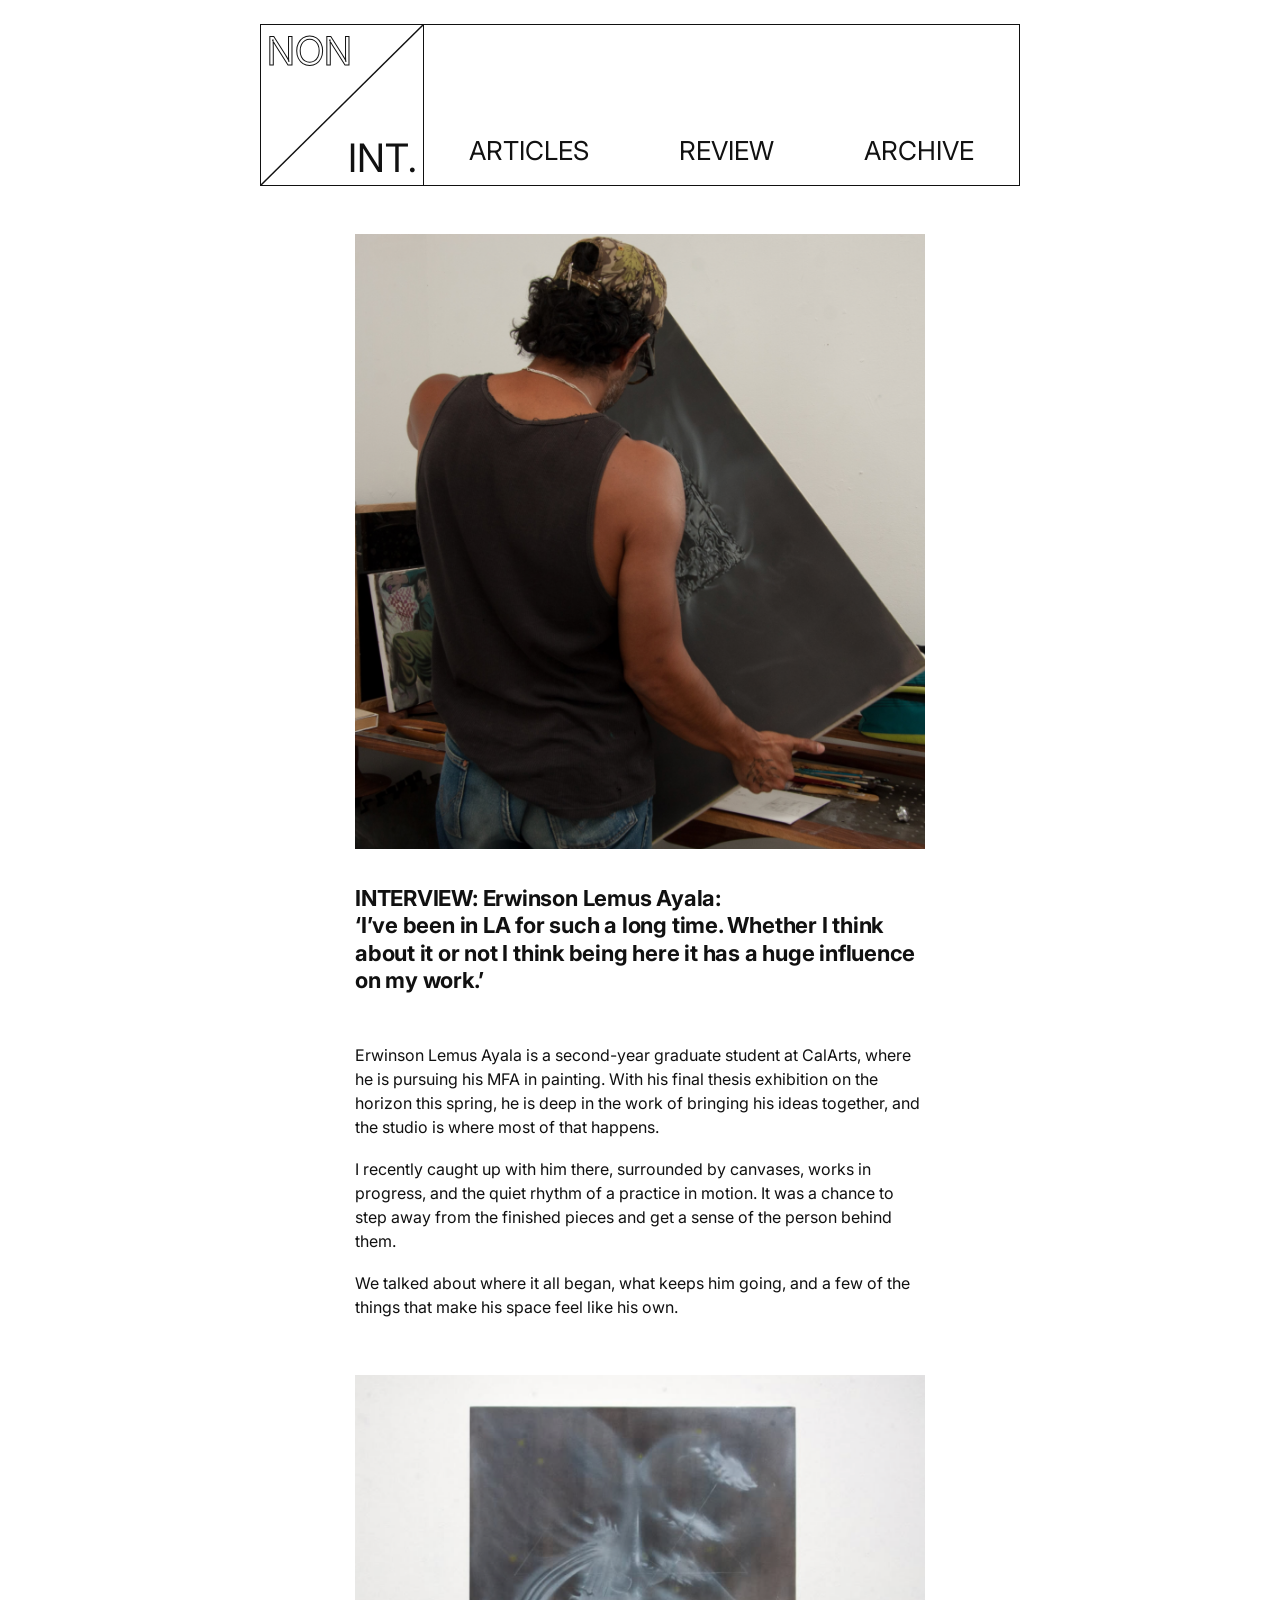
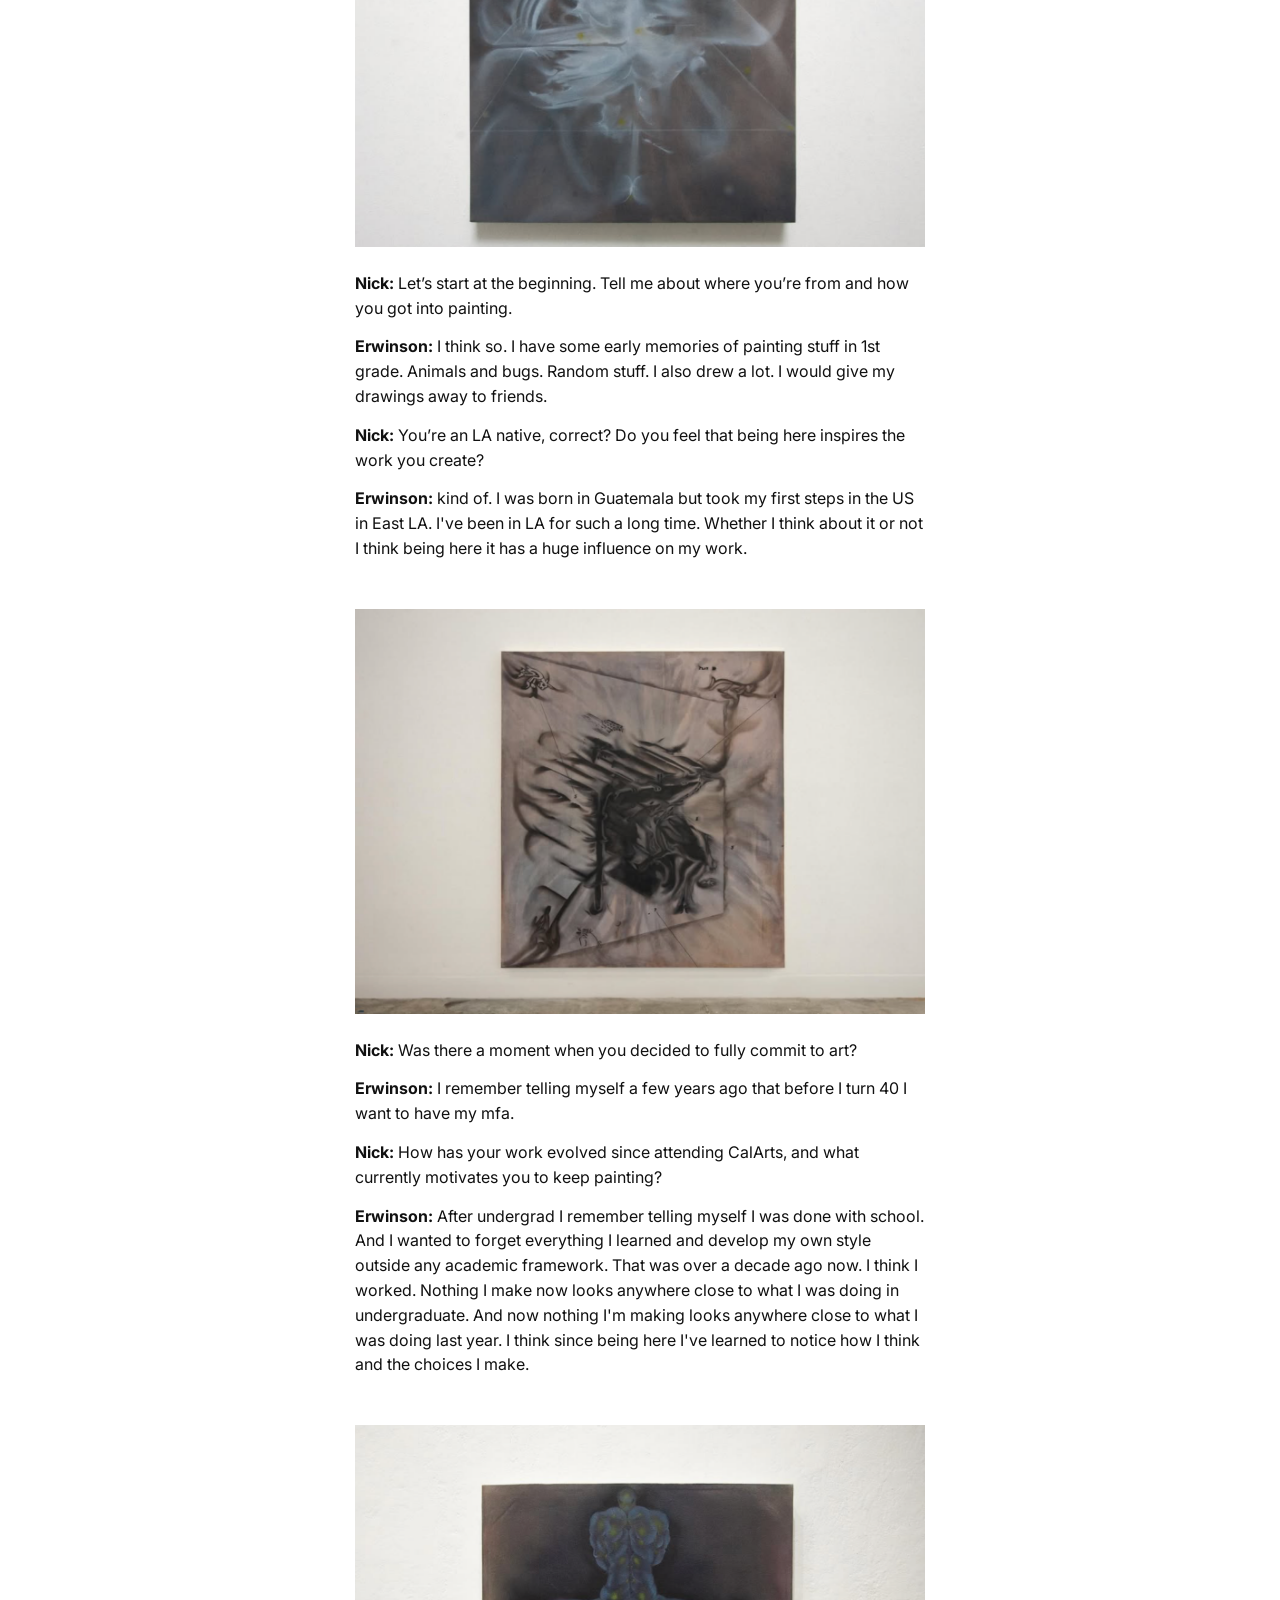
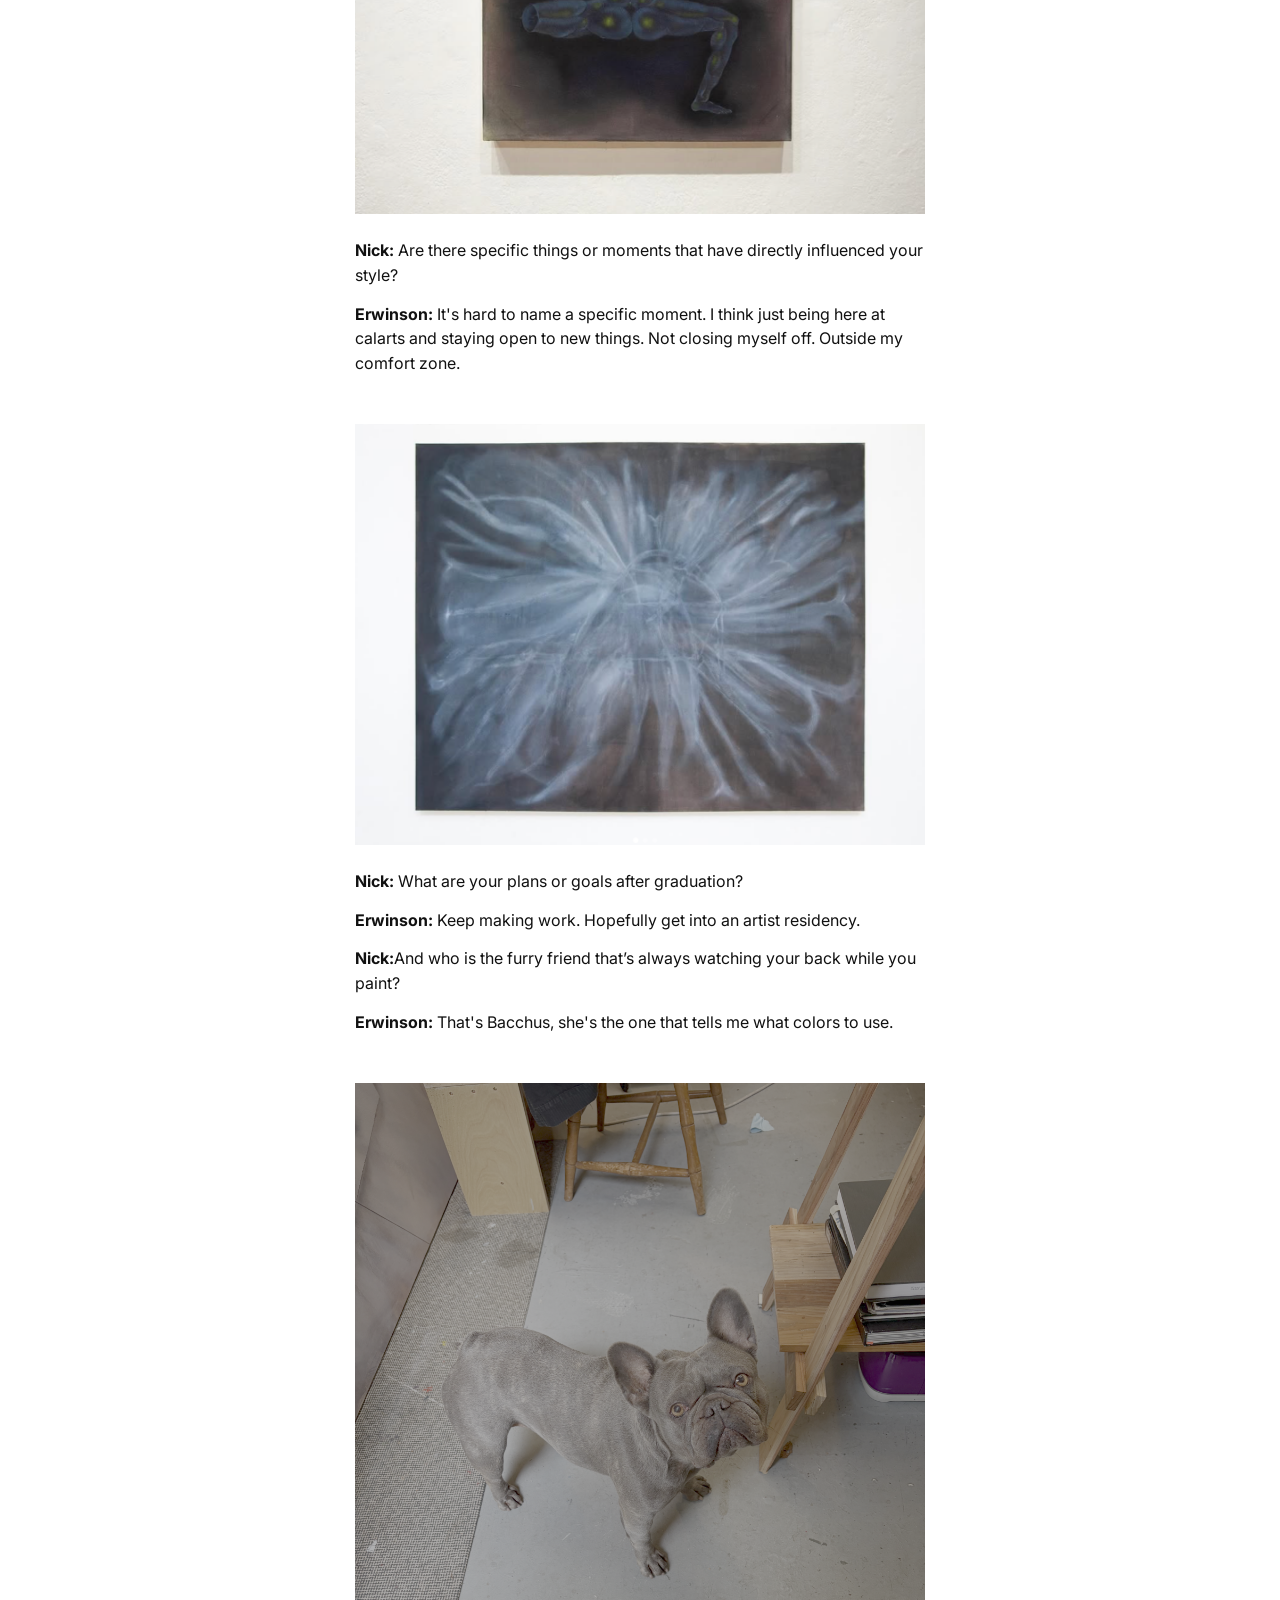
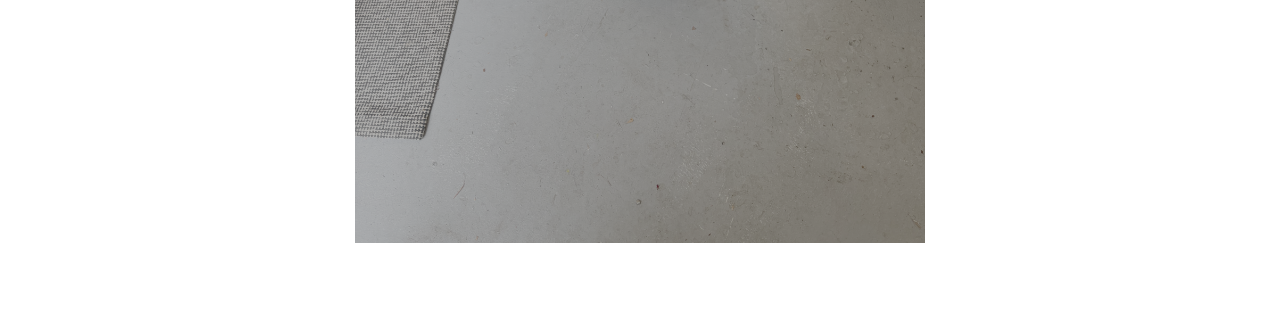
<file: interview.html>
<!DOCTYPE html>
<html lang="en">
<head>
    <meta charset="utf-8">
    <meta content="initial-scale=1.0,width=device-width" name="viewport">

    <title>Interview: Erwinson Lemus Ayala — NON INT.</title>

    <link rel="preconnect" href="https://fonts.googleapis.com">
    <link rel="preconnect" href="https://fonts.gstatic.com" crossorigin>
    <link href="https://fonts.googleapis.com/css2?family=Inter:wght@400;700&display=swap" rel="stylesheet">
    <link href="css/reset.css" rel="stylesheet" type="text/css">
    <link href="css/styles.css" rel="stylesheet" type="text/css">

    <script src="js/scripts.js"></script>
</head>

<body>

    <div class="wrap">

        <header class="site-header">
            <div class="brand">
                <svg class="slash" viewBox="0 0 100 100" preserveAspectRatio="none" aria-hidden="true">
                    <line x1="0" y1="100" x2="100" y2="0" vector-effect="non-scaling-stroke"/>
                </svg>
                <button class="non" id="theme-toggle" type="button" aria-label="Toggle light / dark mode" aria-pressed="false">NON</button>
                <a class="int" href="index.html">INT.</a>
            </div>
            <nav class="nav" aria-label="Main">
                <a href="" data-action="page">Articles</a>
                <a href="" data-action="page">Review</a>
                <a href="" data-action="page">Archive</a>
            </nav>
        </header>

        <article class="article">

            <figure class="hero">
                <div class="ph"><img src="images/image1.png" alt="Erwinson Lemus Ayala holding a canvas in his studio" onerror="this.remove()"></div>
            </figure>

            <h1>INTERVIEW: Erwinson Lemus Ayala:<br>‘I’ve been in LA for such a long time. Whether I think about it or not I think being here it has a huge influence on my work.’</h1>

            <div class="intro">
                <p>Erwinson Lemus Ayala is a second-year graduate student at CalArts, where he is pursuing his MFA in painting. With his final thesis exhibition on the horizon this spring, he is deep in the work of bringing his ideas together, and the studio is where most of that happens.</p>
                <p>I recently caught up with him there, surrounded by canvases, works in progress, and the quiet rhythm of a practice in motion. It was a chance to step away from the finished pieces and get a sense of the person behind them.</p>
                <p>We talked about where it all began, what keeps him going, and a few of the things that make his space feel like his own.</p>
            </div>

            <figure class="figure wide">
                <div class="ph"><img src="images/image2.png" alt="Detail of a painting" onerror="this.remove()"></div>
            </figure>
            <div class="qa">
                <p><strong>Nick:</strong> Let’s start at the beginning. Tell me about where you’re from and how you got into painting.</p>
                <p><strong>Erwinson:</strong>  I think so. I have some early memories of painting stuff in 1st grade. Animals and bugs. Random stuff. I also drew a lot. I would give my drawings away to friends.</p>
                <p><strong>Nick:</strong> You’re an LA native, correct? Do you feel that being here inspires the work you create?</p>
                <p><strong>Erwinson:</strong>  kind of. I was born in Guatemala but took my first steps in the US in East LA. I've been in LA for such a long time. Whether I think about it or not I think being here it has a huge influence on my work. </p>
            </div>

            <figure class="figure tall">
                <div class="ph"><img src="images/image3.png" alt="Large painting on a gallery wall" onerror="this.remove()"></div>
            </figure>
            <div class="qa">
                <p><strong>Nick:</strong> Was there a moment when you decided to fully commit to art?</p>
                <p><strong>Erwinson:</strong> I remember telling myself a few years ago that before I turn 40 I want to have my mfa. </p>
                <p><strong>Nick:</strong> How has your work evolved since attending CalArts, and what currently motivates you to keep painting?</p>
                <p><strong>Erwinson:</strong> After undergrad I remember telling myself I was done with school. And I wanted to forget everything I learned and develop my own style outside any academic framework. That was over a decade ago now. I think I worked. Nothing I make now looks anywhere close to what I was doing in undergraduate. And now nothing I'm making looks anywhere close to what I was doing last year. I think since being here I've learned to notice how I think and the choices I make. </p>
            </div>

            <figure class="figure square">
                <div class="ph"><img src="images/image4.png" alt="Dark figurative painting" onerror="this.remove()"></div>
            </figure>
            <div class="qa">
                <p><strong>Nick:</strong>  Are there specific things or moments that have directly influenced your style?</p>
                <p><strong>Erwinson:</strong> It's hard to name a specific moment. I think just being here at calarts and staying open to new things. Not closing myself off. Outside my comfort zone. </p>
            </div>

            <figure class="figure tall">
                <div class="ph"><img src="images/image5.png" alt="Erwinson painting in his studio" onerror="this.remove()"></div>
            </figure>
            <div class="qa">
                <p><strong>Nick:</strong> What are your plans or goals after graduation?</p>
                <p><strong>Erwinson:</strong> Keep making work. Hopefully get into an artist residency. 
</p>
<p><strong>Nick:</strong>And who is the furry friend that’s always watching your back while you paint?
 </p>
                <p><strong>Erwinson:</strong> That's Bacchus, she's the one that tells me what colors to use.
</p>
            </div>

            <figure class="figure square">
                <div class="ph"><img src="images/image6.png" alt="Studio dog" onerror="this.remove()"></div>
            </figure>

        </article>

    </div>

</body>
</html>
</file>
<file: css/styles.css>
/* NON INT. — interview page */
:root {
  --bg: #ffffff;
  --ink: #111111;
  --line: #1a1a1a;
  color-scheme: light;
  --col: 760px;            /* width of the header */
  --font: "Inter", "Helvetica Neue", Arial, sans-serif;
}

/* dark mode: JS sets data-theme="dark" on <html> */
:root[data-theme="dark"] {
  --bg: #111111;
  --ink: #f2f2f2;
  --line: #f2f2f2;
  color-scheme: dark;
}

*, *::before, *::after { box-sizing: border-box; }

body {
  background: var(--bg);
  color: var(--ink);
  font-family: var(--font);
  font-size: 15px;
  line-height: 1.5;
  -webkit-font-smoothing: antialiased;
  transition: background-color .2s, color .2s;
}

img { display: block; max-width: 100%; height: auto; }
a { color: inherit; }
a:focus-visible { outline: 2px solid var(--ink); outline-offset: 3px; }

.wrap {
  width: min(var(--col), 100% - 32px);
  margin: 24px auto 80px;
}

/* ---------- Header ---------- */
.site-header {
  --hline: 1.5px;
  container-type: inline-size;       /* type scales with header width */
  display: grid;
  grid-template-columns: 21.5% 1fr;
  aspect-ratio: 929 / 198;
  width: 100%;
  margin: 0;
  padding: 0;
  border: var(--hline) solid var(--ink);   /* the only outline: no extra line underneath */
  background: var(--bg);
  color: var(--ink);
  font-family: var(--font);
  font-weight: 400;
  line-height: 1;
}

/* left cell: NON / INT. split by the diagonal */
.site-header .brand {
  position: relative;
  display: block;
  border-right: var(--hline) solid var(--ink);
  color: inherit;
  text-decoration: none;
}
.site-header .slash {
  position: absolute;
  inset: 0;
  width: 100%;
  height: 100%;
  overflow: visible;
}
.site-header .slash line { stroke: var(--ink); stroke-width: var(--hline); }

.site-header .non,
.site-header .int {
  position: absolute;
  font-size: 5.17cqw;                /* 48px at 929px wide */
}
.site-header .non {
  /* it's a <button>, so reset the browser styling */
  background: none;
  border: 0;
  padding: 0;
  margin: 0;
  font: inherit;
  font-size: 5.17cqw;
  line-height: 1;
  cursor: pointer;
  top: 4%;
  left: 4%;
  color: transparent;                /* outline only */
  -webkit-text-stroke: 1px var(--ink);
}
.site-header .int {
  bottom: 5%;
  right: 4%;
  color: var(--ink);                 /* solid fill */
  text-decoration: none;
}

/* right cell: nav pinned to the bottom */
.site-header .nav {
  display: flex;
  justify-content: space-around;
  align-items: flex-end;
  padding-bottom: 3.5%;
}
.site-header .nav a {
  font-size: 3.44cqw;                /* 32px at 929px wide */
  text-transform: uppercase;
  color: var(--ink);
  text-decoration: none;
}

/* hover states (placeholders: swap for page / light-dark actions) */
.site-header .nav a:hover,
.site-header .int:hover { opacity: .5; }
.site-header .non:hover,
.site-header .non:focus-visible { color: var(--ink); }

/* ---------- Article ---------- */
.article {
  width: 75%;                       /* change this to resize every image + the text */
  margin: 0 auto;                   /* centered under the header */
  padding-top: 48px;
}

.article img {
  display: block;
  width: 100%;
  height: auto;                     /* each photo keeps its own proportions */
}

.hero { margin: 0; }

.article h1 {
  margin: 36px 0 48px;
  font-size: 22px;
  font-weight: 700;
  line-height: 1.25;
  letter-spacing: -0.01em;
}

.intro { margin-bottom: 56px; }
.intro p {
  margin: 0 0 18px;
  font-size: 16px;
  max-width: 62ch;
}

.figure { margin: 48px 0 24px; }

.qa { margin-bottom: 8px; }
.qa p {
  margin: 0 0 14px;
  font-size: 16px;
  line-height: 1.55;
}
.qa strong { font-weight: 700; }

.qa .note {
  font-size: 13px;
  font-style: italic;
  opacity: .65;
}

.pull {
  margin: 36px 0;
  padding: 0;
}
.pull p {
  margin: 0 0 6px;
  font-size: 22px;
  font-weight: 700;
  line-height: 1.25;
  letter-spacing: -0.01em;
}
.pull cite {
  font-size: 13px;
  font-style: normal;
  opacity: .65;
}

.figure.narrow img {               /* very tall images: keep them from towering over the text */
  width: 62%;
  margin: 0 auto;
}

/* ---------- Home ---------- */
.home {
  width: 66%;                       /* width of each feature (image + title) */
  margin: 0 auto;
  padding-top: 80px;
}

.feature { margin: 0 0 80px; }

.feature-img { display: block; }
.feature-img img {
  display: block;
  width: 100%;
  height: auto;
}

.feature-title {
  display: block;
  margin-top: 28px;
  padding-bottom: 8px;
  border-bottom: 1px solid color-mix(in srgb, var(--ink) 35%, transparent);
  font-size: 20px;
  font-weight: 700;
  line-height: 1.25;
  text-decoration: none;
  color: var(--ink);
}
.feature-title:hover,
.feature-img:hover + .feature-title { border-bottom-color: var(--ink); }

/* ---------- Small screens ---------- */
@media (max-width: 560px) {
  .wrap { margin-top: 16px; }
  .article { width: 100%; padding-top: 28px; }
  .home { width: 100%; padding-top: 40px; }
  .feature-title { font-size: 17px; }
  .article h1 { font-size: 19px; margin: 28px 0 32px; }
  .qa p { font-size: 15px; }
  .pull p { font-size: 19px; }
  .figure.narrow img { width: 80%; }
}
</file>
